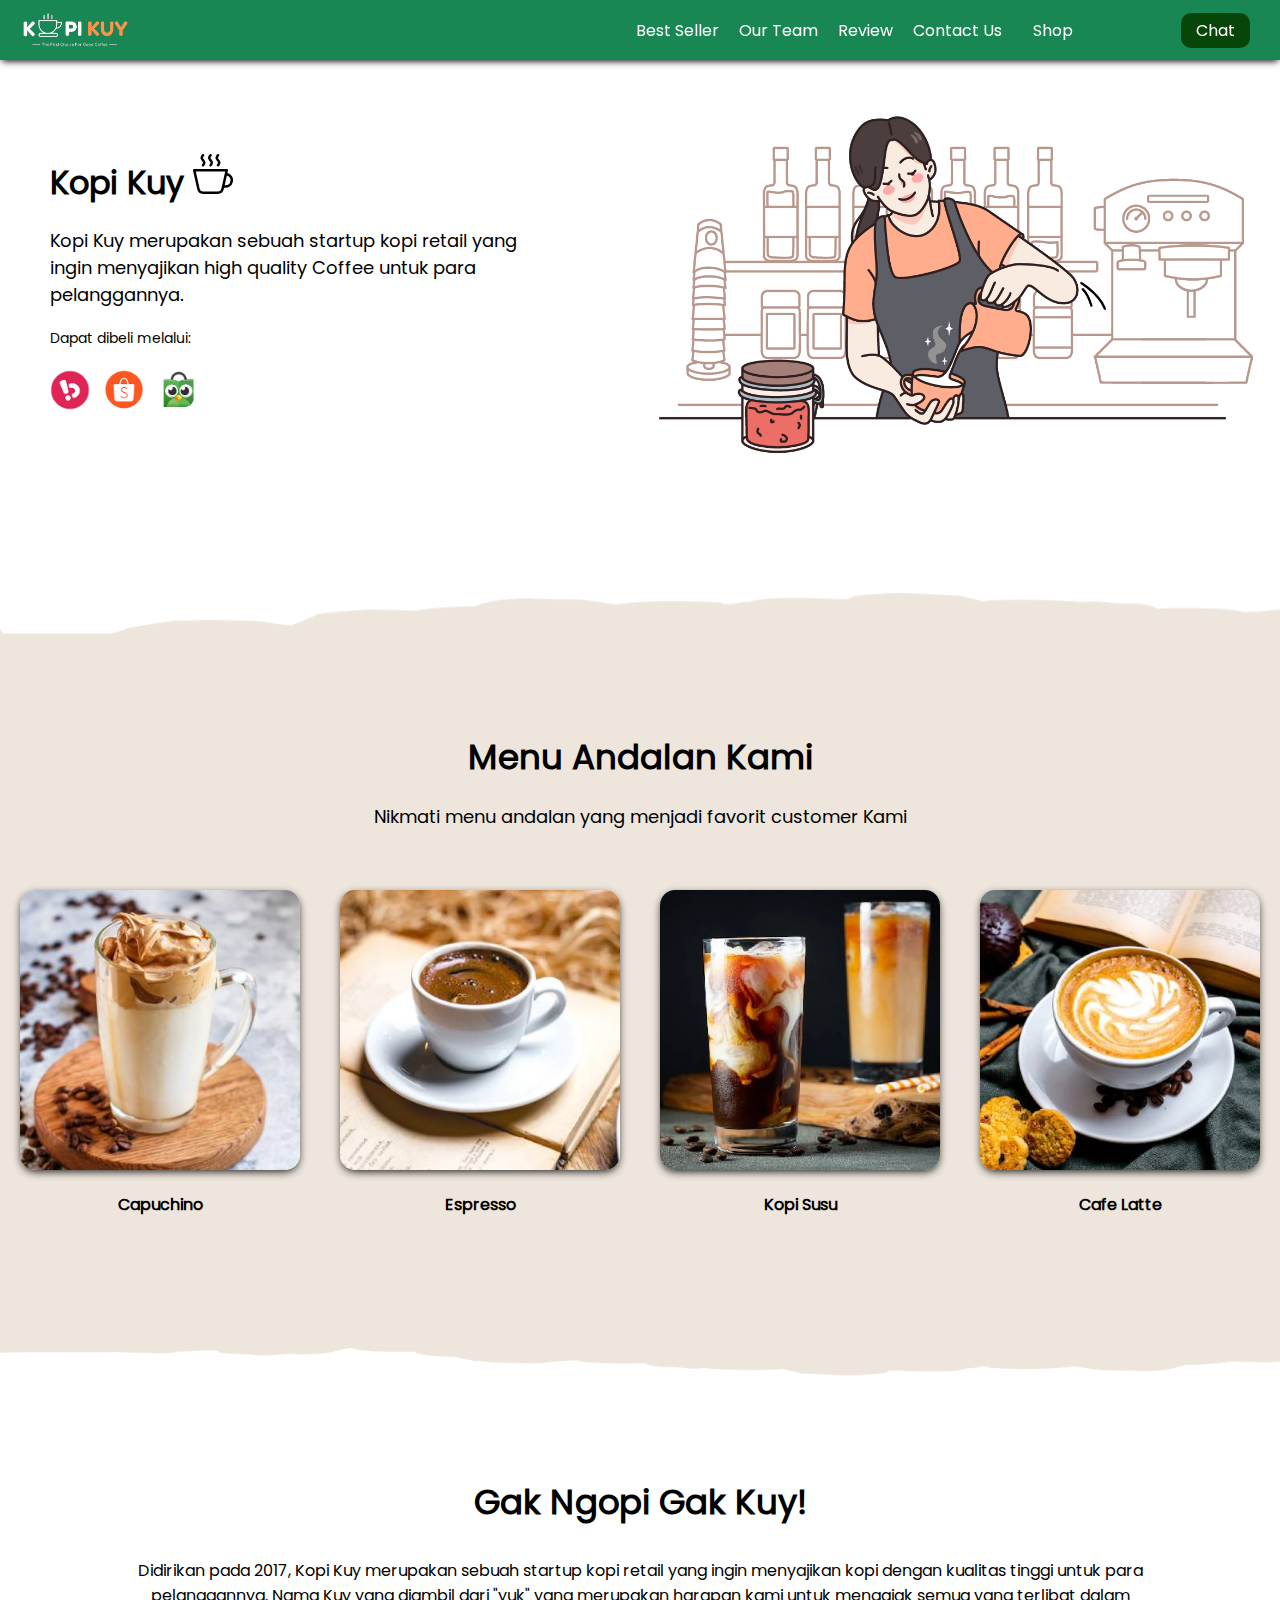
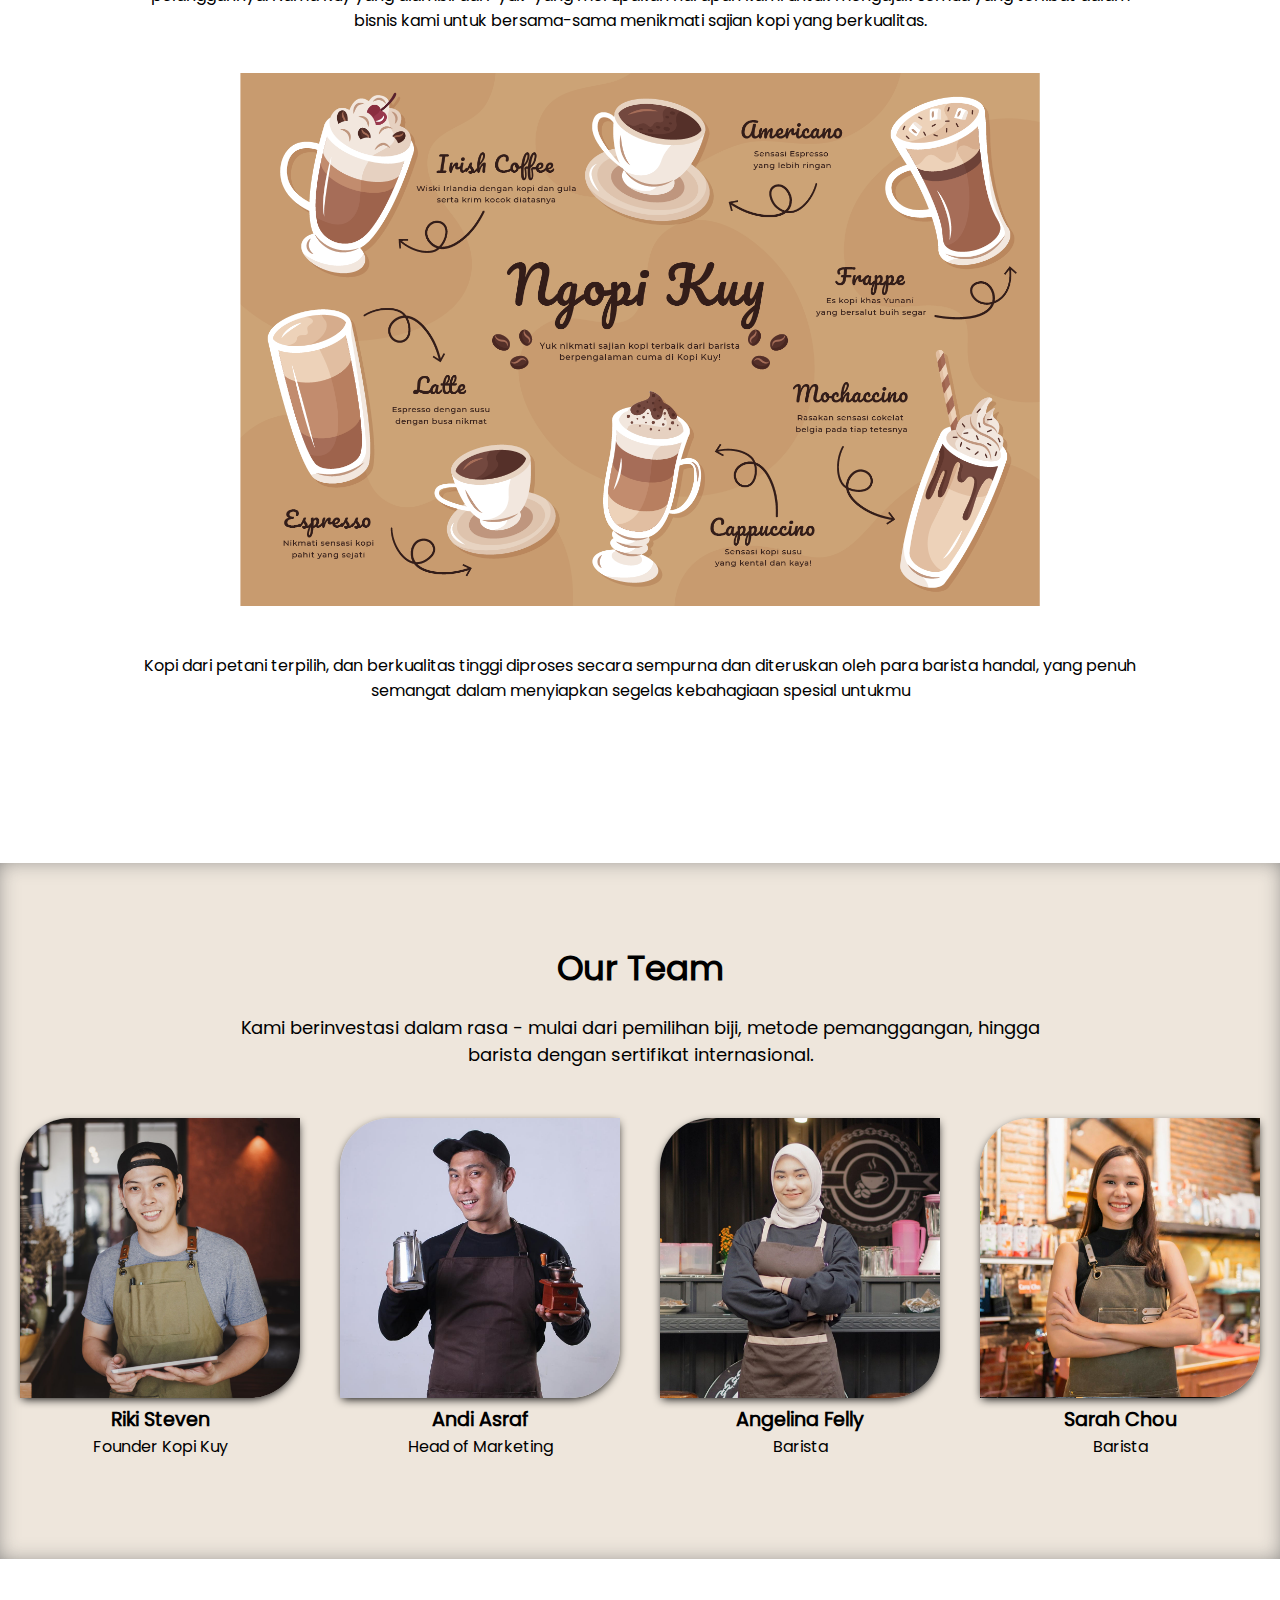
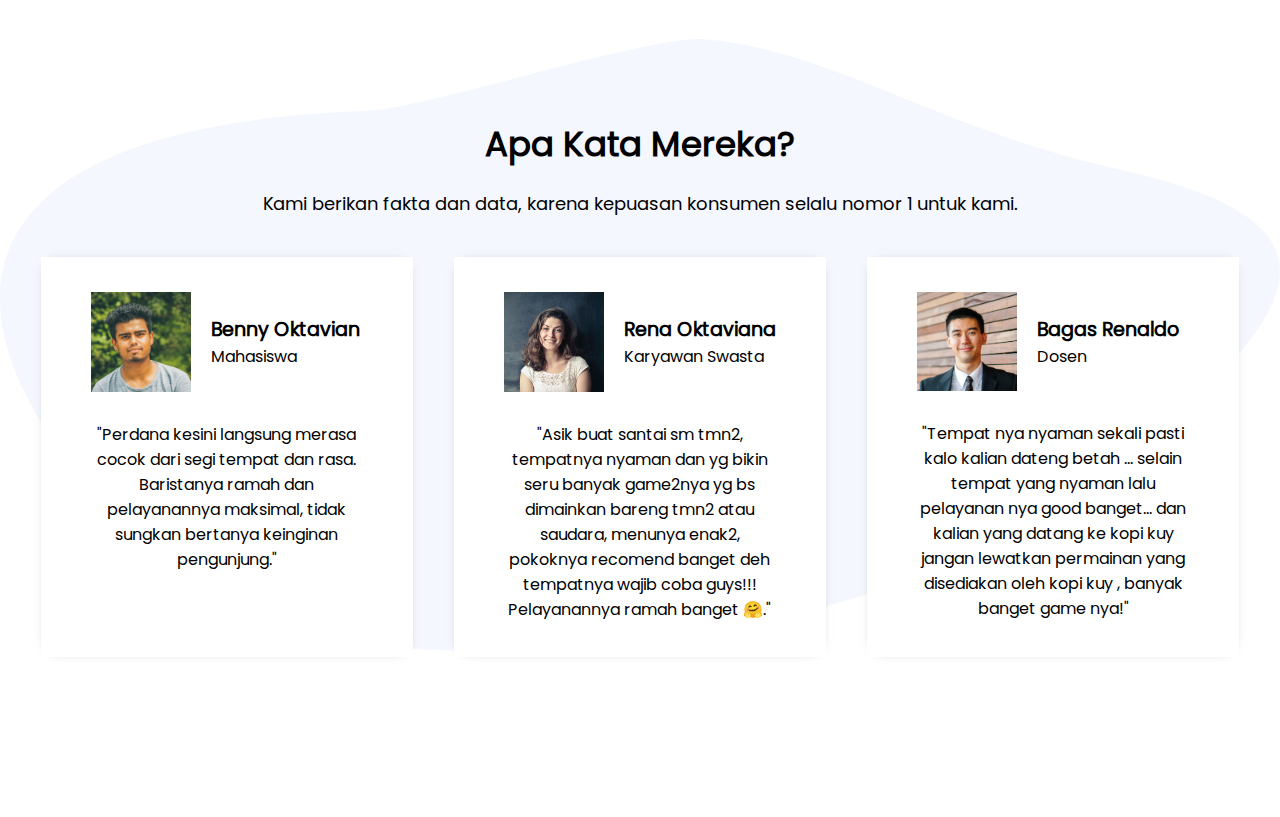
<file: index.html>
<!DOCTYPE html>
<html lang="id">

<head>
    <meta charset="UTF-8">
    <meta http-equiv="X-UA-Compatible" content="IE=edge">
    <meta name="viewport" content="width=device-width, initial-scale=1.0">
    <link rel="shortcut icon" href="images/favicon.ico" type="image/x-icon">
    <title>Website Kopi Kuy</title>
    <link rel="stylesheet" href="css/style.css">
</head>

<body>
    <nav>
        <div class="baris">
            <img class="logo" src="images/logo/logo_kuy.png">
            <div class="navigasi">
                <a href="#best-seller">Best Seller</a>
                <a href="#our-team">Our Team</a>
                <a href="#review">Review</a>
                <a href="#contact-us">Contact Us</a>
            </div>
            <a class="shop" href="produk.html">Shop</a>
            <a class="chat" href="https://wa.me/nomor_hp_anda_pakai_62" target="_blank">Chat</a>
        </div>
    </nav>

    <!-- Tulis Kode Setelah panah di bawah ini -->
<header>
        <div class="baris">
            <div class="col-kiri">
                <h1 class="judul-header">
                    Kopi Kuy <img src="images/icon/icon_kopi.svg" alt="">
                </h1>
                <p class="subjudul-header">
                    Kopi Kuy merupakan sebuah startup kopi retail yang ingin menyajikan
                    high quality Coffee untuk para pelanggannya.
                </p>
                <p class="dapat-dibeli">
                    Dapat dibeli melalui:
                </p>
                <div class="olshop">
                    <img src="images/logo/logo_bukalapak.png" alt="">
                    <img src="images/logo/logo_shopee.png" alt="">
                    <img src="images/logo/logo_tokopedia.png" alt="">
                </div>
            </div>
            <img src="images/header/header1.png" alt="" class="col-kanan">
        </div>
    </header>
  
<section id="best-seller" class="best-seller">

    <h2 class="judul-best-seller">Menu Andalan Kami</h2>

    <p class="subjudul-best-seller">Nikmati menu andalan yang menjadi favorit customer Kami</p>

    <div class="baris">
        <div class="col-produk">
            <img src="images/produk/product_capuchino.jpg" alt="">
            <p class="nama-produk">Capuchino</p>
        </div>
        <div class="col-produk">
            <img src="images/produk/product_espresso.jpg" alt="">
            <p class="nama-produk">Espresso</p>
        </div>
        <div class="col-produk">
            <img src="images/produk/product_kopi_susu.jpg" alt="">
            <p class="nama-produk">Kopi Susu</p>
        </div>
        <div class="col-produk">
            <img src="images/produk/product_latte.jpg" alt="">
            <p class="nama-produk">Cafe Latte</p>
        </div>
    </div>
</section>

<section id="about-us" class="about-us">

    <h2 class="judul-about-us">Gak Ngopi Gak Kuy!</h2>

    <p class="tentang-about-us">
        Didirikan pada 2017, Kopi Kuy merupakan sebuah startup kopi retail yang ingin menyajikan kopi
        dengan kualitas tinggi
        untuk para pelanggannya. Nama Kuy yang diambil dari "yuk" yang merupakan harapan kami untuk
        mengajak semua yang terlibat dalam bisnis kami untuk bersama-sama menikmati sajian kopi yang
        berkualitas.
    </p>
    <img src="images/aset_kopi_jumbo.png">
    <p class="penjelasan-about-us">
        Kopi dari petani terpilih, dan berkualitas tinggi diproses secara sempurna dan diteruskan
        oleh para barista handal,
        yang penuh semangat dalam menyiapkan segelas kebahagiaan spesial untukmu
    </p>
</section>

<section class="our-team" id="our-team">

    <h2 class="judul-team">Our Team</h2>

    <p class="subjudul-team">Kami berinvestasi dalam rasa - mulai dari pemilihan biji, metode pemanggangan,
        hingga barista dengan sertifikat internasional. </p>

    <div class="baris">
        <div class="col-team">
            <img src="images/team/team1.jpg">
            <h3>Riki Steven</h3>
            <p>Founder Kopi Kuy</p>
        </div>
        <div class="col-team">
            <img src="images/team/team2.jpg">
            <h3>Andi Asraf</h3>
            <p>Head of Marketing</p>
        </div>

        <div class="col-team">
            <img src="images/team/team3.jpg">
            <h3>Angelina Felly</h3>
            <p>Barista</p>
        </div>

        <div class="col-team">
            <img src="images/team/team4.jpg">
            <h3>Sarah Chou</h3>
            <p>Barista</p>
        </div>
    </div>
</section>

<section id="review" class="review">

    <h2 class="judul-review">Apa Kata Mereka?</h2>


    <p class="subjudul-review">Kami berikan fakta dan data, karena kepuasan konsumen selalu nomor 1 untuk kami.</p>

    <div class="baris">
        <div class="col-review">
            <div class="profile">
                <img src="images/customer/customer1.jpg">
                <div class="nama-profile">
                    <h3>Benny Oktavian</h3>
                    <p>Mahasiswa</p>
                </div>
            </div>
            <p class="testimoni">"Perdana kesini langsung merasa cocok dari segi tempat dan rasa. Baristanya ramah
                dan pelayanannya maksimal, tidak sungkan bertanya keinginan pengunjung."</p>
        </div>
        <div class="col-review">
            <div class="profile">
                <img src="images/customer/customer2.jpg">
                <div class="nama-profile">
                    <h3>Rena Oktaviana</h3>
                    <p>Karyawan Swasta</p>
                </div>
            </div>
            <p class="testimoni">"Asik buat santai sm tmn2, tempatnya nyaman dan yg bikin seru banyak game2nya yg bs
                dimainkan bareng tmn2 atau saudara, menunya enak2, pokoknya recomend banget deh
                tempatnya wajib coba guys!!! Pelayanannya ramah banget 🤗."</p>
        </div>
        <div class="col-review">
            <div class="profile">
                <img src="images/customer/customer3.jpg">
                <div class="nama-profile">
                    <h3>Bagas Renaldo</h3>
                    <p>Dosen</p>
                </div>
            </div>
            <p class="testimoni">"Tempat nya nyaman sekali pasti kalo kalian dateng betah ... selain tempat yang
                nyaman lalu pelayanan nya good banget... dan kalian yang datang ke kopi kuy jangan
                lewatkan permainan yang disediakan oleh kopi kuy , banyak banget game nya!"</p>
        </div>
    </div>
</section>
    <!--
        Kode HTML tidak boleh lewat dari batas ini
        Pastikan setiap section di tutup
        misalnya kode best-seller harus ada
        di bawah kode </header> (perhatikan ada garis miringnya
        dan setiap section harus setelah kode </section>
        jangan menulis section di dalam section
    -->
</body>

</html>
</file>
<file: css/style.css>
/* Pengaturan Global */

/* Mendaftarkan font ke dalam CSS, dan memberi nama family */
@font-face {
   font-family: 'Poppins';
   src: url(../fonts/poppins.woff2);
}

* {
   box-sizing: border-box;
   margin: 0;
   padding: 0;
}

html {
   /* agar scroll ketika klik pada navigasi menjadi halus */
   scroll-behavior: smooth;
}

body {
   /* mendaftarkan semua teks pada body menjadi family Poppins */
   font-family: 'Poppins';
}

a {
   /* menghilangkan garis bawah pada link */
   text-decoration: none;

   /* menghilangkan warna bawaan pada link */
   color: unset;
}

h2 {
   /* mengatur ukuran huruf ke 34 pixel */
   font-size: 34px;
}

h3 {
   /* mengatur ukuran huruf ke 1.2rem */
   font-size: 1.2rem;
}

h1,
h2,
h3 {
   /* mengatur tebal huruf */
   font-weight: bold;
}

img {
   /* 
      mengatur agar semua elemen img memiliki panjang maksimal 100% agar
      tidak besar gambar tidak melebihi layar ataupun pembungkus
   */
   max-width: 100%;
}

/* Navigasi */

nav {
   /* background-color mengatur warna latar belakang */
   background-color: red;

   /* penulisan 2 background-color seperti ini akan mengabaikan penulisan sebelumnya */
   background-color: #198754;

   /* box-shadow membuat efek bayangan */
   box-shadow: 0 3px 7px -2px #000;

   /* width mengatur panjang elemen */
   width: 100%;
   padding-top: 10px;
   padding-bottom: 10px;

   /* position mengatur posisi elemen, static untuk biasa, fixed untuk efek menempel */
   position: fixed;

   /* Nilai z-index semakin besar, maka elemen akan semakin di depan */
   z-index: 500;
}

/* 
   PERHATIKAN bahwa dalam mengatur elemen, nama elemen langsung ditulis
   sedangkan untuk mengatur class, dibutuhkan tanda titik (.) terlebih dulu
   img {} berarti elemen dengan tag img, 
   sedangkan .img artinya elemen dengan kelas img   
*/

.baris {
   /* 
      display: flex memiliki pengaturan yang dapat mengatur agar elemen
      di dalamnya memiliki ukuran yang fleksibel
   */
   display: flex;

   /* 
      align-items: center mengatur elemen di dalamnya rata tengah vertikal
   */
   align-items: center;

   /* 
      justify-content: center mengatur elemen di dalamnya rata tengah horizontal
   */
   justify-content: center;

   /* 
      flex-wrap: wrap mengatur agar jika panjang elemen berlebih, maka elemen
      akan otomatis diletakan di baris baru
   */
   flex-wrap: wrap;
}

section {
   /* text-align mengatur rata tulisan, bisa bernilai: left, right, center, justify */
   text-align: center;
}

.logo {
   /* height mengatur tinggi elemen */
   height: 40px;
   margin-left: 20px;
}

.navigasi {
   margin-left: auto;
   margin-right: 15px;
}

.navigasi a,
.shop {
   color: #fff;
   padding-left: 8px;
   padding-right: 8px;
}

.shop {
   margin-right: 100px;
}

.chat {
   margin-right: 30px;
   background-color: rgb(8, 69, 8);
   color: #fff;
   padding-top: 5px;
   padding-right: 15px;
   padding-bottom: 5px;
   padding-left: 15px;
   border-radius: 10px;
}


/* HEADER */


header,
section {
   /*
    padding mengatur jarak ke dalam
    pada padding dan margin ditambahkan top / right / bottom / top 
    untuk mengatur jarak masing-masing 
   */
   padding-top: 80px;
   padding-bottom: 80px;

   /* margin mengatur jarak ke luar */
   margin-bottom: 80px;
}

/* penulisan CSS dapat digabung dengan beberapa elemen */
.col-kiri,
.col-kanan {
   /* width mengatur panjang elemen. 50% artinya setengah ukuran pembungkus */
   width: 50%;
}

.col-kiri {
   padding-left: 50px;
   padding-right: 120px;
}

.judul-header {
   margin-bottom: 20px;
}

.subjudul-header {
   /* font-size digunakan untuk mengatur ukuran huruf */
   font-size: 18px;
}

.dapat-dibeli {
   margin-top: 20px;
   margin-bottom: 20px;
   font-size: 14px;
}

.olshop img {
   width: 40px;

   /* height digunakan untuk mengatur tinggi elemen */
   height: auto;
   margin-right: 10px;
}

/* Best Seller */

.best-seller {
   position: relative;

   /* background-color mengatur warna latar belakang elemen */
   background-color: #EEE6DC;
}

/* 
terkait position, after, dan before memerlukan pemahaman mendalam
terkait layout pada CSS untuk dapat memahami secara penuh 
*/

.best-seller::before,
.best-seller::after {
   position: absolute;
   content: "";
   width: 100%;
   height: 76px;

   /* background-image untuk menambahkan gambar sebagai background */
   background-image: url(../images/garis-atas.png);

   /*background-size agar gambar latar menyesuaikan tinggi / panjang elemen */
   background-size: cover;

   top: -60px;
   left: 0;
}

.best-seller::after {
   height: 60px;
   background-image: url(../images/garis-bawah.png);
   top: unset;
   bottom: -60px;
}

.judul-best-seller {
   margin-bottom: 20px;
}

.subjudul-best-seller {
   font-size: 18px;
   margin-bottom: 40px;
}

.col-produk {
   /* 
      Penulisan padding dan margin seperti padding:20px ini penulisan singkat 
      yang berarti top, right, bottom, left nilainya sama, yaitu 20px 
   */
   padding: 20px;
   width: 25%;
}

.col-produk img {
   /* transition membuat animasi transisi dari perubahan style, 0.3s berarti 0.3 detik */
   transition: all 0.3s ease;

   /* border-radius  Membuat sudut membulat */
   border-radius: 15px;

   /* box-shadow membuat efek bayangan */
   box-shadow: 0 3px 10px -2px #000;
}

/* :hover akan dijalankan saat mouse ada di atas elemen */
.col-produk img:hover {

   /* membuat transformasi, bisa berupa scale(1.05), rotate(180deg), translateY(-50px), dsb */
   transform: scale(0.9);
   border-radius: 50%;
}

.nama-produk {
   margin-top: 15px;
   font-weight: bold;
}

/* About US */

.about-us {
   /* max-width: 80%; mengatur panjang maksimal elemen tidak boleh melebihi 80% layar */
   max-width: 80%;

   /* margin-left dan margin-right auto akan membuat posisi elemen berada di tengah */
   margin-left: auto;
   margin-right: auto;
}

.judul-about-us {
   margin-bottom: 30px;
}

/* 
   penulisan .about-us img {} berarti mengatur elemen img 
   yang ada di dalam elemen dengan kelas about-us 
   harap perhatikan .about-us dan image dipisahkan spasi
   penulisan class diawali titik (.) penulisan elemen tidak
*/
.about-us img {
   /* 
      Penulisan width: 800px dan max-width: 100% mengatur agar
      elemen memiliki panjang 800px namun tidak boleh melebihi 100% ukuran layar
   */
   width: 800px;
   max-width: 100%;
}

.tentang-about-us {
   margin-bottom: 40px;
}

.penjelasan-about-us {
   margin-top: 40px;
}

/* OUR TEAM */

.our-team {
   background-color: #EEE6DC;
   box-shadow: inset 0px 0px 23px -6px #707070;
}

.judul-team {
   margin-bottom: 20px;
}

.subjudul-team {
   margin-bottom: 30px;
   font-size: 18px;
   width: 800px;
   max-width: 90%;
   margin-left: auto;
   margin-right: auto;
}

.col-team {
   width: 25%;
   padding: 20px;
}

.col-team img {
   box-shadow: 0 3px 10px -2px #000;
   border-radius: 50px 0px 50px 0px;
}


/* REVIEW */

.review {
   background-image: url(../images/bg-review.svg);
   /* 
      background-size: contain;
      membuat gambar latar belakang tidak terpotong
   */
   background-size: contain;

   /* 
      background-repeat: no-repeat;
      membuat gambar latar belakang tidak diulang (duplikat)
   */
   background-repeat: no-repeat;
   padding-left: 20px;
   padding-right: 20px;
}

.judul-review {
   margin-bottom: 20px;
}

.subjudul-review {
   margin-bottom: 40px;
   font-size: 18px;
}

.review .baris {
   justify-content: space-around;
   /* align-items: stretch; membuat tinggi elemen di dalam .review .baris seragam */
   align-items: stretch;
}

.col-review {
   width: 30%;
   padding: 35px 50px;
   box-shadow: 0px 0px 12px -10px #000;
   background-color: #fff;
}

.profile {
   display: flex;
   margin-bottom: 30px;
   align-items: center;
}

/* mengatur elemen img yang ada di dalam class(.) profile */
.profile img {
   width: 100px;
   margin-right: 20px;
}

.profile .nama-profile {
   text-align: left;
}

/* CONTACT US */
.contact-us {
   margin-bottom: 20px;
}

.col-kontak {
   width: 30%;
   margin-top: 50px;
   /* color mengatur warna tulisan */
   color: green;
}

/* FOOTER */

footer {
   background-color: #198754;
   padding-top: 15px;
   padding-bottom: 15px;
   color: #fff;
   padding-right: 40px;
   padding-left: 40px;
}

footer .navigasi {
   margin-left: 20px;
   margin-right: auto;
}

/* UNTUK RESPONSIF DI BAWAH */

@media (max-width:600px) {

  .navigasi {
    display: none;
  }

  .shop {
    margin-right: 20px;
    margin-left: auto;
  }

  .col-kanan {
    width: 100%;
  }

  .col-kiri {
    width: 100%;
    margin-top: 30px;
    padding-left: 20px;
    padding-right: 20px;
    text-align: center;
  }

}
</file>
